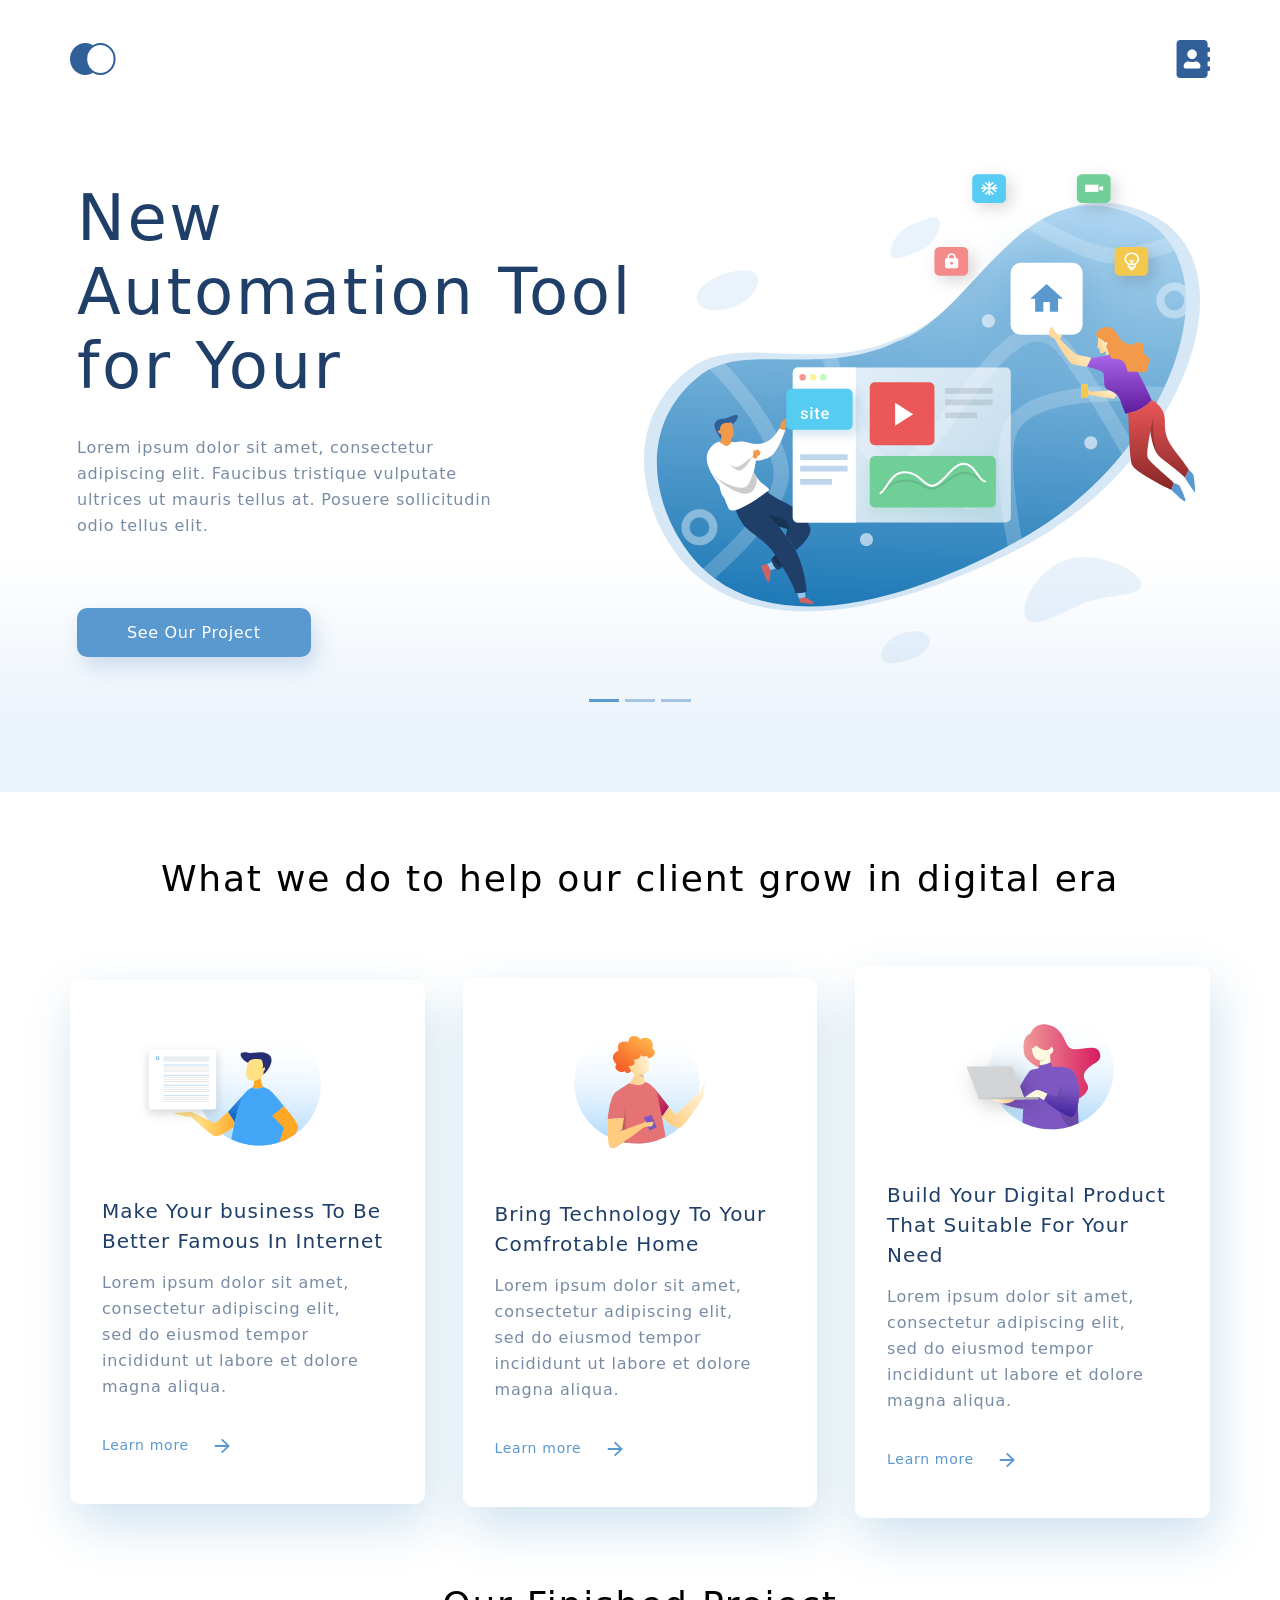
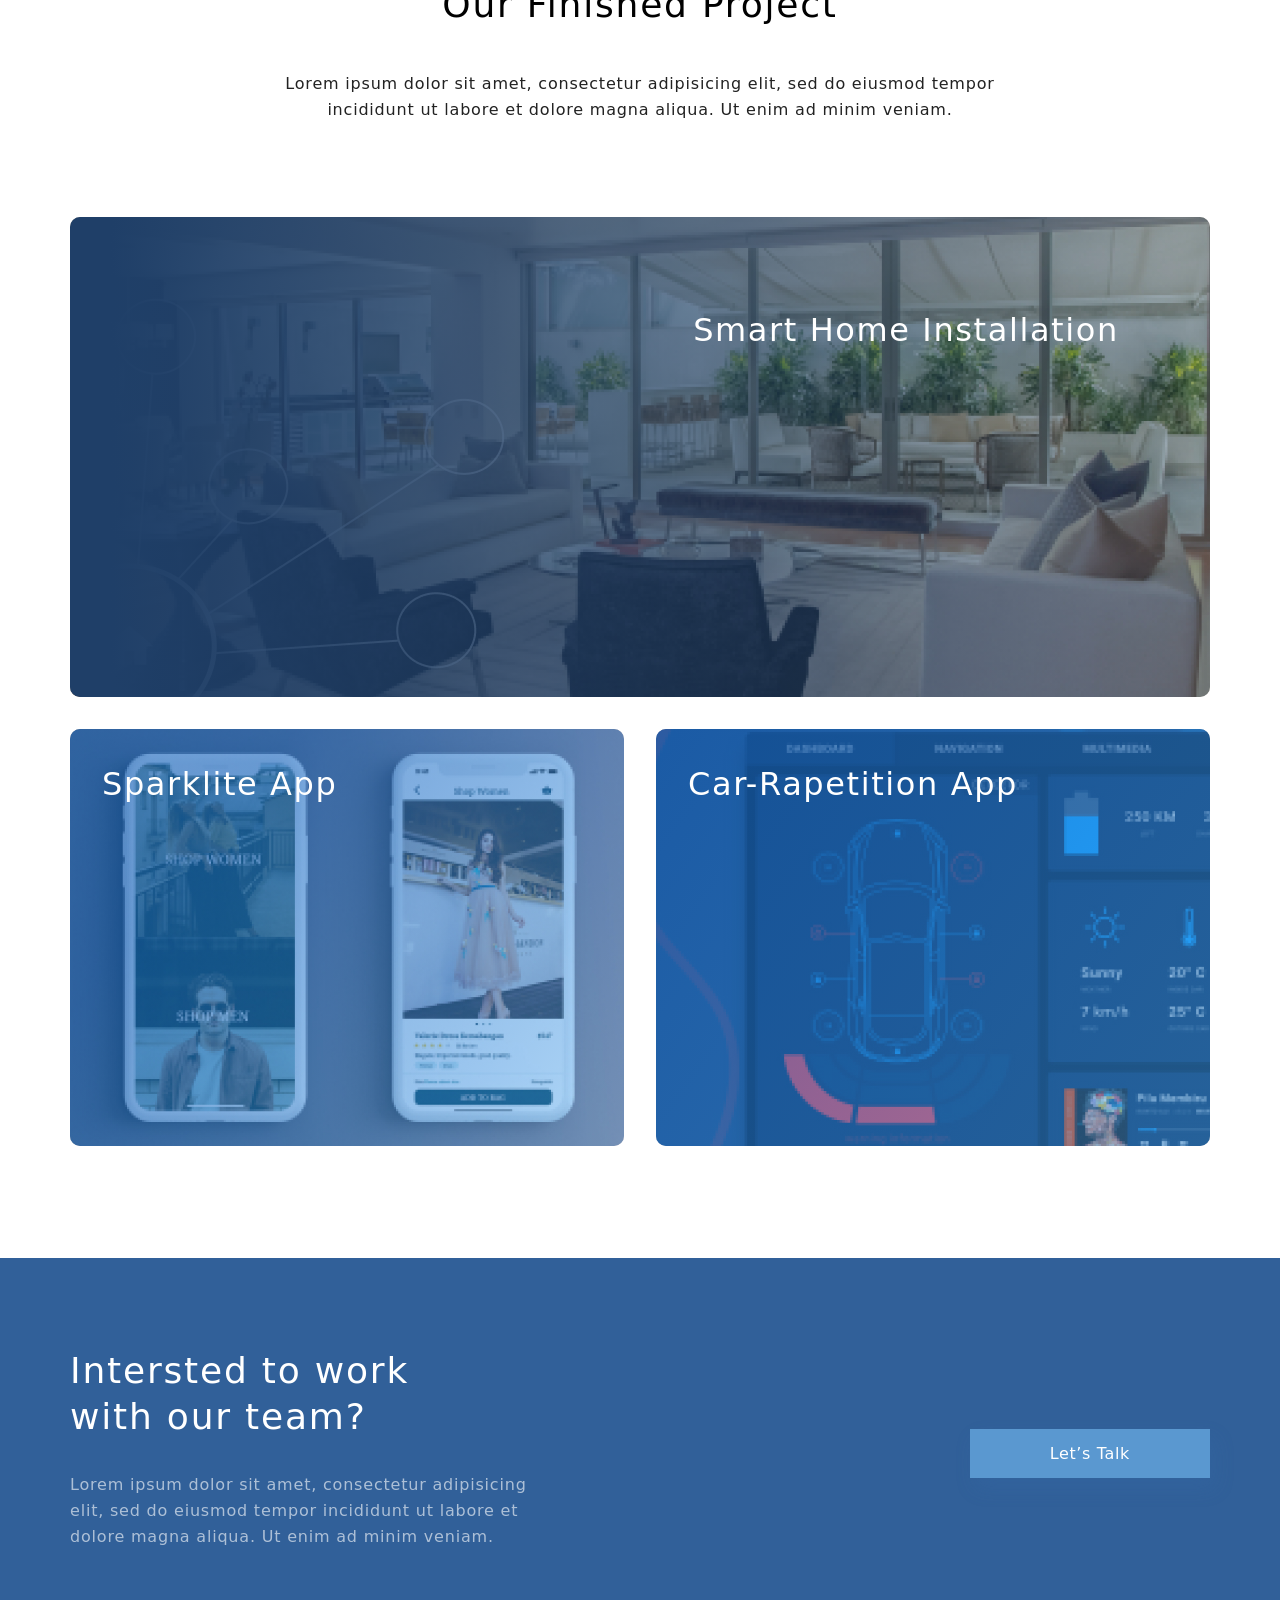
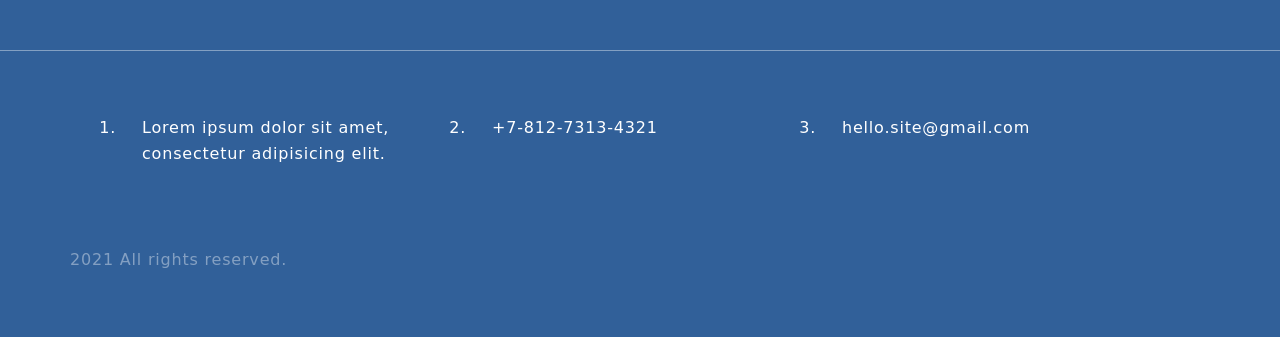
<file: index.html>
<!DOCTYPE html>
<html lang="en">

<head>
    <meta charset="UTF-8">
    <meta http-equiv="X-UA-Compatible" content="IE=edge">
    <meta name="viewport" content="width=device-width, initial-scale=1.0">
    <link rel="stylesheet" href="css/reset.css">
    <link rel="preconnect" href="https://fonts.googleapis.com">
    <link rel="preconnect" href="https://fonts.gstatic.com" crossorigin>
    <link href="https://fonts.googleapis.com/css2?family=Roboto:wght@300;400&display=swap" rel="stylesheet">
    <link rel="stylesheet" href="css/style.css">
    <link href="https://cdn.jsdelivr.net/npm/bootstrap@5.0.2/dist/css/bootstrap.min.css" rel="stylesheet"
        integrity="sha384-EVSTQN3/azprG1Anm3QDgpJLIm9Nao0Yz1ztcQTwFspd3yD65VohhpuuCOmLASjC" crossorigin="anonymous">
    <title>New Tool For You</title>
</head>

<body>

    <header class="top_header">
        <div class="wrapper">
            <nav class="nav">
                <a href="index.html" class="logo"> <img src="img/logo.svg" alt="logo"></a>
                <a href="contact.html" class="contact"> <img src="img/contact.svg" alt="contact"></a>
            </nav>
        </div>
        <main>
            <div id="slider" class="carousel slide" data-ride="carousel">
                <div class="carousel-indicators">
                    <button type="button" data-bs-target="#slider" data-bs-slide-to="0" class="active" aria-current="true"
                        aria-label="Slide 1"></button>
                    <button type="button" data-bs-target="#slider" data-bs-slide-to="1" aria-label="Slide 2"></button>
                    <button type="button" data-bs-target="#slider" data-bs-slide-to="2" aria-label="Slide 3"></button>
                </div>
                <div class="carousel-inner">
                    <div class="carousel-item active">
                        <section class="about d-block w-100">
                            <div class="wrapper">
                                <div class="col_left">
                                    <h1>New Automation Tool for Your </h1>
                                    <p>Lorem ipsum dolor sit amet, consectetur adipiscing elit. Faucibus tristique
                                        vulputate ultrices ut
                                        mauris tellus at. Posuere sollicitudin odio tellus elit.</p>
                                    <a href="#" class="button">See Our Project</a>
                                </div>
                                <div class="col_right">
                                    <div class="thumbnail">
                                        <a href="#"><img src="img/illustration.svg" alt="illustration"></a>
                                    </div>
                                </div>
                            </div>
                        </section>
                    </div>
                    <div class="carousel-item">
                        <section class="about d-block w-100">
                            <div class="wrapper">
                                <div class="col_left">
                                    <h1>Vulputate Ultric es Ut </h1>
                                    <p>Lorem ipsum ds tellus at. Posuerolor sit amet, consectetur adipiscing elit.
                                        Faucibus tristique
                                        vulputate ultrices ut
                                        Posuere sollicitudin tellus elit.</p>
                                    <a href="#" class="button">See Our Project</a>
                                </div>
                                <div class="col_right">
                                    <div class="thumbnail">
                                        <a href="#"><img src="img/illustration2.svg" alt="illustration"></a>
                                    </div>
                                </div>
                            </div>
                        </section>
                    </div>
                    <div class="carousel-item">
                        <section class="about d-block w-100">
                            <div class="wrapper">
                                <div class="col_left">
                                    <h1>Posuere sollicitudi for Your </h1>
                                    <p>Lorem ipsum dolor sit amet, consectetur adipiscing elit. Faucibus tristique
                                        vulputate ultrices ut
                                        e sollicitudin odio tellus elit.</p>
                                    <a href="#" class="button">See Our Project</a>
                                </div>
                                <div class="col_right">
                                    <div class="thumbnail">
                                        <a href="#"><img src="img/illustration3.svg" alt="illustration"></a>
                                    </div>
                                </div>
                            </div>
                        </section>
                    </div>
                </div>
                </button>
            </div>
        </main>

    </header>

    <section class="help">
        <h2 class="box_title">What we do to help our client grow in digital era</h2>
        <section class="help_info wrapper">
            <article class="info_item">
                <div class="thumbnail"><img src="img/info1.svg" alt="icon"></div>
                <h3>Make Your business To Be Better Famous In Internet</h3>
                <p>Lorem ipsum dolor sit amet, consectetur adipiscing elit, sed do eiusmod tempor incididunt ut labore
                    et dolore magna aliqua.</p>
                <a href="#">Learn more <img src="img/arrow.svg" alt="arrow"></a>
            </article>
            <article class="info_item">
                <div class="thumbnail"><img src="img/info2.svg" alt="icon"></div>
                <h3>Bring Technology To Your Comfrotable Home</h3>
                <p>Lorem ipsum dolor sit amet, consectetur adipiscing elit, sed do eiusmod tempor incididunt ut labore
                    et dolore magna aliqua.</p>
                <a href="#">Learn more <img src="img/arrow.svg" alt="arrow"></a>
            </article>
            <article class="info_item">
                <div class="thumbnail"><img src="img/info3.svg" alt="icon"></div>
                <h3>Build Your Digital Product That Suitable For Your Need</h3>
                <p>Lorem ipsum dolor sit amet, consectetur adipiscing elit, sed do eiusmod tempor incididunt ut labore
                    et dolore magna aliqua.</p>
                <a href="#">Learn more <img src="img/arrow.svg" alt="arrow"></a>
            </article>
        </section>
    </section>
    <section class="projects wrapper">
        <h2 class="box_title">Our Finished Project</h2>
        <p class="subtitle">Lorem ipsum dolor sit amet, consectetur adipisicing elit, sed do eiusmod tempor
            incididunt ut labore et dolore magna aliqua. Ut enim ad minim veniam.</p>
        <div class="project_list">
            <div class="main_item">
                <div class="project_item ">
                    <h3 class="project_name">Smart Home Installation</h3>
                    <div class="thumbnail style"><img class="project_img" src="img/project1.jpg" alt="project1"></div>
                </div>
            </div>
            <div class="side_item">
                <div class="project_item">
                    <h3 class="project_name">Sparklite App</h3>
                    <div class="thumbnail style2"><img class="project_img" src="img/project2.jpg" alt="project2"></div>
                </div>
                <div class="project_item">
                    <h3 class="project_name">Car-Rapetition App</h3>
                    <div class="thumbnail style3"><img class="project_img" src="img/project3.jpg" alt="project3"></div>
                </div>
            </div>
        </div>
    </section>

    <footer class="footer">
        <div class="top_footer">
            <div class="wrapper">
                <div class="footer_item interested">
                    <h5>Intersted to work
                        with our team?</h5>
                    <p>Lorem ipsum dolor sit amet, consectetur adipisicing elit, sed do eiusmod tempor incididunt ut
                        labore et dolore magna aliqua. Ut enim ad minim veniam.</p>
                </div>
                <div class="footer_item contact">
                    <a href="#" class="button">Let’s Talk</a>
                </div>
            </div>
        </div>
        <div class="bottom_footer">
            <div class="wrapper">
                <ol class="contact_info">
                    <li>Lorem ipsum dolor sit amet, consectetur adipisicing elit.</li>

                    <li>+7-812-7313-4321</li>

                    <li>hello.site@gmail.com</li>
                </ol>
                <p>2021 All rights reserved.</p>
            </div>
        </div>
    </footer>
    <script src="https://cdn.jsdelivr.net/npm/@popperjs/core@2.9.2/dist/umd/popper.min.js"
        integrity="sha384-IQsoLXl5PILFhosVNubq5LC7Qb9DXgDA9i+tQ8Zj3iwWAwPtgFTxbJ8NT4GN1R8p"
        crossorigin="anonymous"></script>
    <script src="https://cdn.jsdelivr.net/npm/bootstrap@5.0.2/dist/js/bootstrap.min.js"
        integrity="sha384-cVKIPhGWiC2Al4u+LWgxfKTRIcfu0JTxR+EQDz/bgldoEyl4H0zUF0QKbrJ0EcQF"
        crossorigin="anonymous"></script>
</body>

</html>
</file>
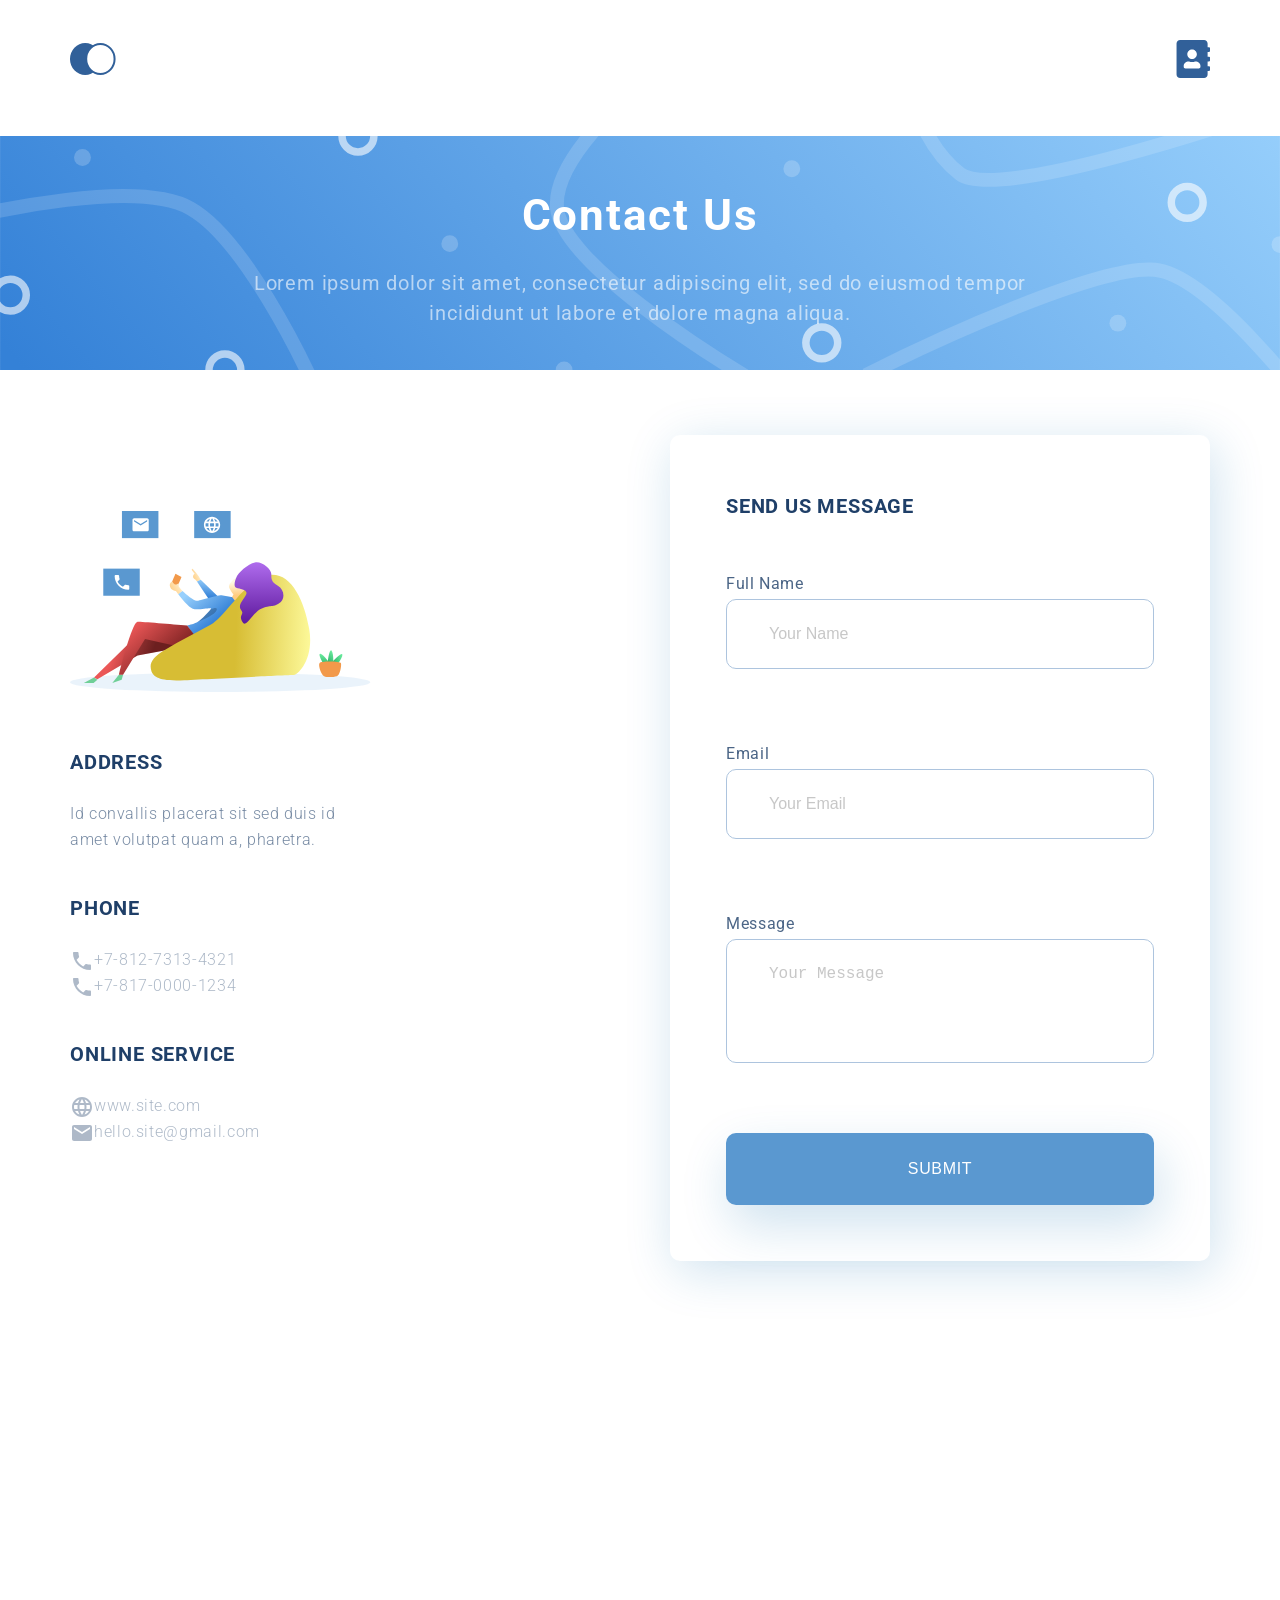
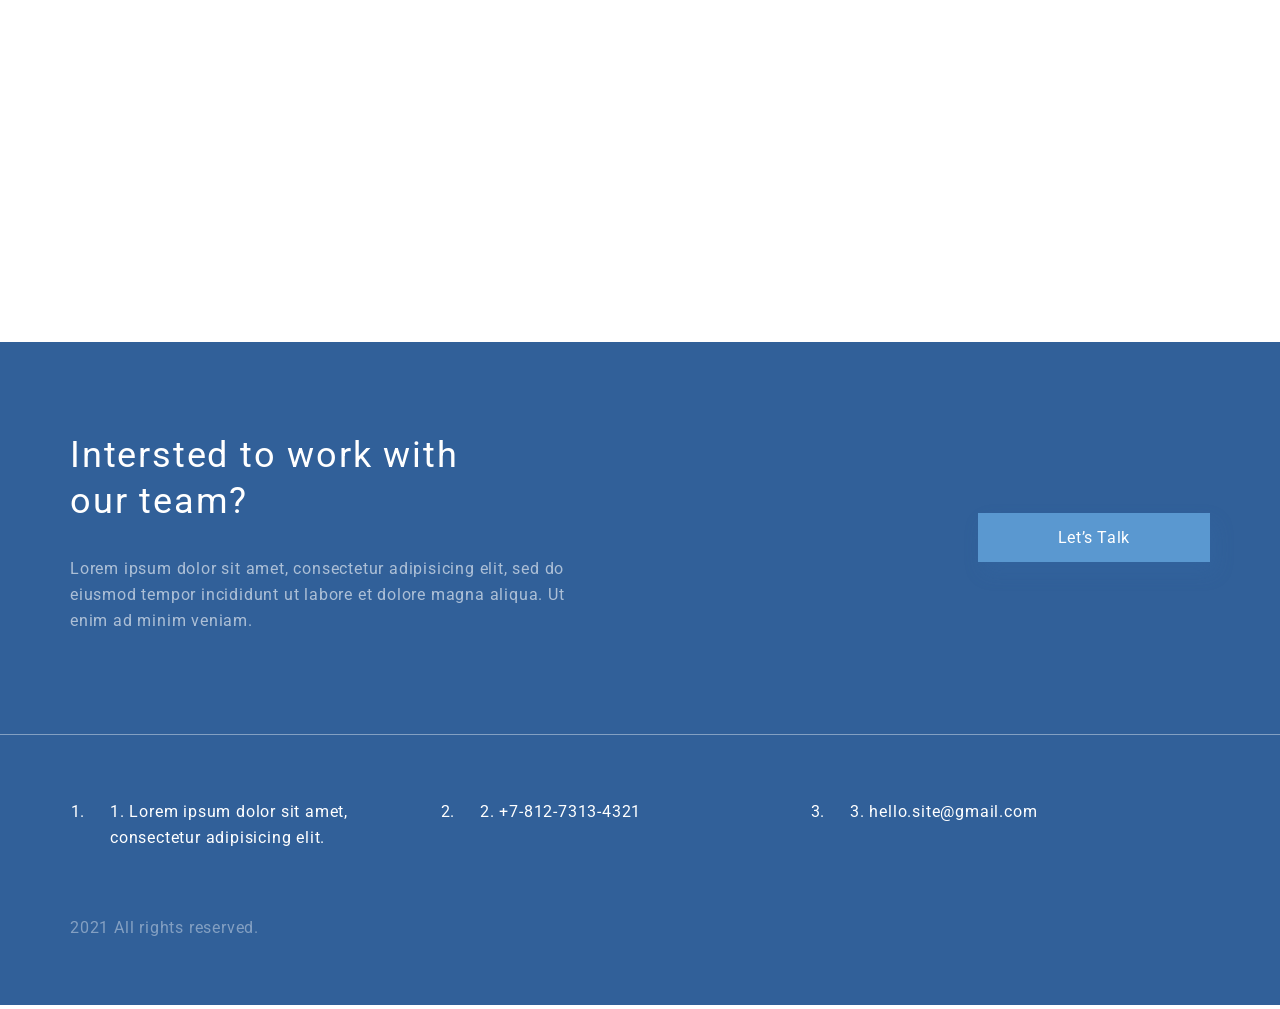
<file: contact.html>
<!DOCTYPE html>
<html lang="en">

<head>
    <meta charset="UTF-8">
    <meta http-equiv="X-UA-Compatible" content="IE=edge">
    <meta name="viewport" content="width=device-width, initial-scale=1.0">
    <meta name="viewport" content="width=device-width, initial-scale=1">
    <link rel="stylesheet" href="css/reset.css">
    <link rel="preconnect" href="https://fonts.googleapis.com">
    <link rel="preconnect" href="https://fonts.gstatic.com" crossorigin>
    <link href="https://fonts.googleapis.com/css2?family=Roboto:wght@300;400&display=swap" rel="stylesheet">
    <link rel="stylesheet" href="css/style.css">
    <title>New Tool For You</title>
</head>

<body>
    <header class="top_header contact_header">
        <div class="wrapper">
            <nav class="nav">
                <a href="index.html" class="logo"> <img src="img/logo.svg" alt="logo"></a>
                <a href="contact.html" class="contact"> <img src="img/contact.svg" alt="contact"></a>
            </nav>
        </div>
        <section class="title">
            <div class="contact_title">
                <h1>Contact Us</h1>
                <p>Lorem ipsum dolor sit amet, consectetur adipiscing elit, sed do eiusmod tempor incididunt ut labore
                    et dolore magna aliqua. </p>
            </div>
        </section>
    </header>

    <section class="message wrapper">
        
        <div class="col_left">
            <div class="thumbnail"><img src="img/address.svg" alt=""></div>
            <div class="contact_item">
                <h3>ADDRESS</h3>
                <address>Id convallis placerat sit sed duis id amet volutpat quam a, pharetra.</address>
            </div>
            <div class="contact_item">
                <h3>PHONE</h3>
                <p><a href="#"> <img src="img/phone.svg" alt="">+7-812-7313-4321</a></p>
                <p><a href="#"> <img src="img/phone.svg" alt="">+7-817-0000-1234</a></p>
            </div>
            <div class="contact_item">
                <h3>ONLINE SERVICE</h3>
                <p><a href="#"> <img src="img/site.svg" alt="">www.site.com</a></p>
                <p><a href="#"> <img src="img/mail.svg" alt="">hello.site@gmail.com</a></p>
            </div>
        </div>

        <div class="col_right">
            <div class="modal wrapper">
                <h3 class="modal_header">SEND US MESSAGE</h3>
                <form class="modal_form ">
                    <div class="form_item">
                        <span class="form_name">Full Name</span>
                        <input type="text" class="form_input" name="name" placeholder="Your Name">
                    </div>
                    <div class="form_item">
                        <span class="form_name">Email</span>
                        <input type="email" class="form_input" name="email" placeholder="Your Email">
                    </div>
                    <div class="form_item">
                        <span class="form_name">Message</span>
                        <textarea name="message" class="form_input" rows="4" cols="30" placeholder="Your Message"></textarea>
                    </div>
                    <div class="form_item ">
                        <input type="submit" class="button" value="SUBMIT">
                    </div>
                </form>
            </div>
        </div>
    </section>
    <section class="map">
        <div class="google_map">
            <iframe src="https://www.google.com/maps/embed?pb=!1m18!1m12!1m3!1d5600.636971403835!2d-75.70198411910103!3d45.42308086430755!2m3!1f0!2f0!3f0!3m2!1i1024!2i768!4f13.1!3m3!1m2!1s0x4cce045503d34711%3A0x10cf2cdea88033d1!2z0JTQsNGD0L3RgtCw0YPQvSwg0J7RgtGC0LDQstCwLCDQntC90YLQsNGA0LjQviwg0JrQsNC90LDQtNCw!5e0!3m2!1sru!2sru!4v1629033818058!5m2!1sru!2sru" width="940" height="480" style="border:0;" allowfullscreen="" loading="lazy"></iframe>
        </div>
    </section>

    <footer class="footer">
        <div class="top_footer">
            <div class="wrapper">
                <div class="footer_item interested">
                    <h5>Intersted to work
                        with our team?</h5>
                    <p>Lorem ipsum dolor sit amet, consectetur adipisicing elit, sed do eiusmod tempor incididunt ut
                        labore et dolore magna aliqua. Ut enim ad minim veniam.</p>
                </div>
                <div class="footer_item contact">
                    <a href="#" class="button">Let’s Talk</a>
                </div>
            </div>
        </div>
        <div class="bottom_footer">
            <div class="wrapper">
                <ol class="contact_info">
                   
                    <li>1.&nbsp;Lorem ipsum dolor sit amet, consectetur adipisicing elit.</li>
                   
                    <li>2.&nbsp;+7-812-7313-4321</li>
                   
                    <li>3.&nbsp;hello.site@gmail.com</li>
                </ol>
                <p>2021 All rights reserved.</p>
            </div>
        </div>

    </footer>


</body>

</html>
</file>
<file: css/style.css>
body {
        font-family: Roboto;
        font-style: normal;
        font-weight: normal;
        font-size: 16px;
        line-height: 26px;
        letter-spacing: 0.05em;
        color: #1F3F68;
    }

    html, body {
        max-width: 100%;
        overflow-x: hidden;
    }

    ol li {
        padding-left: 20px;
    }

    .top_header {
        background: linear-gradient(0deg, #EBF3FB 8.84%, rgba(152, 195, 232, 0) 31.12%);
        padding-bottom: 64px;
    }

    .contact_header {
        padding: 0;
        background: none;
    }

    .wrapper {
        max-width: 1140px;
        width: 100%;
        margin: 0 auto;
    }

    .nav {
        margin-top: 40px;
        display: flex;
        align-items: center;
        justify-content: space-between;
    }

    .about {
        padding-bottom: 93px;
    }

    .about .wrapper {
        display: flex;
        align-items: center;
        justify-content: center;
        margin-top: 86px;
    }

    .wrapper .col_left {
        width: calc(50% - 7px);
    }

    .wrapper .col_right {
        width: calc(50% - 7px);
    }

    .wrapper .col_left h1 {
        font-style: normal;
        font-weight: 300;
        font-size: 64px;
        line-height: 74px;
        letter-spacing: 0.04em;
        color: #1F3F68;
        margin-bottom: 32px;
    }

    .wrapper .col_left p {
        font-size: 16px;
        line-height: 26px;
        letter-spacing: 0.05em;
        color: #1F3F68;
        opacity: 0.6;
        max-width: 425px;
        margin-bottom: 81px;
    }

    .wrapper .col_left .button {
        text-decoration: none;
        background: #5A98D0;
        box-shadow: 5px 10px 20px rgba(53, 110, 173, 0.2);
        border-radius: 10px;
        font-size: 16px;
        line-height: 26px;
        text-align: center;
        letter-spacing: 0.04em;
        color: #FFFFFF;
        padding: 15px 50px;
        transition: all 300ms ease-in-out;
    }

    .button {
        text-decoration: none;
        background: #5A98D0;
        box-shadow: 5px 10px 20px rgba(53, 110, 173, 0.2);
        font-size: 16px;
        line-height: 26px;
        text-align: center;
        letter-spacing: 0.04em;
        color: #FFFFFF;
        padding: 15px 50px;
        transition: all 300ms ease-in-out;
    }

    .button:hover {
        opacity: 0.3;
        transition: all 300ms ease-in-out;
    }

    .box_title {
        font-weight: 300;
        font-size: 36px;
        line-height: 46px;
        text-align: center;
        letter-spacing: 0.05em;
        color: #000000;
        margin-bottom: 64px;
        margin-top: 64px;
    }

    .help .help_info {
        display: flex;
        align-items: center;
        justify-content: space-between;
        margin-bottom: 64px;
    }

    .help_info .info_item {
        text-align: left;
        width: calc(33% - 21.3px);
        background: #FFFFFF;
        box-shadow: 5px 20px 50px rgba(16, 112, 177, 0.2);
        border-radius: 10px;
        padding-bottom: 44px;
    }

    .info_item .thumbnail {
        text-align: center;
        margin-top: 44px;
        margin-bottom: 50px;
    }

    .thumbnail a img {
        width: 100%;
        height: auto;
    }

    .help_info .info_item:first-child .thumbnail {
        margin-right: 35px;
    }

    .help_info .info_item h3 {
        font-weight: normal;
        font-size: 20px;
        line-height: 30px;
        letter-spacing: 0.05em;
        color: #1F3F68;
        max-width: 283px;
        margin-left: 32px;
        margin-bottom: 14px;
    }

    .help_info .info_item p {
        font-size: 16px;
        line-height: 26px;
        letter-spacing: 0.05em;
        color: #1F3F68;
        opacity: 0.6;
        margin-left: 32px;
        max-width: 267px;
        margin-bottom: 30px;
    }

    .help_info .info_item a {
        margin-left: 32px;
        font-size: 14px;
        line-height: 30px;
        letter-spacing: 0.05em;
        color: #5A98D0;
        text-decoration: none;
    }

    .help_info .info_item a img {
        margin-left: 20px;
    }

    .help_info .info_item a:hover {
        opacity: 0.3;
        transition: all 300ms ease-in-out;
    }

    .projects .box_title {
        margin-bottom: 43px;
    }

    .projects .subtitle {
        font-weight: normal;
        font-size: 16px;
        line-height: 26px;
        text-align: center;
        letter-spacing: 0.05em;
        color: #222222;
        width: 740px;
        margin: 0 auto;
        margin-bottom: 62px;
    }

    .projects .project_list {
        display: flex;
        align-items: center;
        justify-content: space-between;
        flex-wrap: wrap;
        margin-bottom: 112px;
    }

    .main_item .project_item {
        position: relative;
    }

    .main_item .project_item .project_name {
        position: absolute;
        right: 8%;
        top: 12%;
    }

    .side_item {
        display: flex;
        align-items: center;
        justify-content: space-between;
        width: 100%;
    }

    .side_item .project_item {
        width: calc(50% - 16px);
        position: relative;
    }

    .project_item:hover .style::after {
        opacity: 0;
        transition: all 300ms ease-in-out;
    }

    .project_item:hover .style2::after {
        opacity: 0;
        transition: all 300ms ease-in-out;
    }

    .project_item:hover .style3::after {
        opacity: 0;
        transition: all 300ms ease-in-out;
    }

    .style {
        position: relative;
    }

    .style::after {
        content: "";
        width: 100%;
        height: 100%;
        position: absolute;
        bottom: 0;
        left: 0;
        z-index: 8;
        position: absolute;
        background: linear-gradient(89.99deg, #1F3F68 3.62%, rgba(31, 63, 104, 0.37) 97.78%);
        border-radius: 10px;
    }

    .style2 {
        position: relative;
    }

    .style2::after {
        content: "";
        width: 100%;
        height: 100%;
        position: absolute;
        bottom: 0;
        left: 0;
        z-index: 8;
        position: absolute;
        background: linear-gradient(308.85deg, rgba(66, 165, 245, 0.4) -1.71%, rgba(21, 101, 192, 0.6) 74.54%);
        border-radius: 10px;
    }

    .style3 {
        position: relative;
    }

    .style3::after {
        content: "";
        width: 100%;
        height: 100%;
        position: absolute;
        bottom: 0;
        left: 0;
        z-index: 8;
        position: absolute;
        background: linear-gradient(306.48deg, rgba(66, 165, 245, 0.4) 0%, rgba(21, 101, 192, 0.6) 97.81%);
        border-radius: 10px;
    }

    .project_img {
        background: #E8E8E8;
        border-radius: 10px;
        width: 100%;
        height: auto;
    }

    .project_name {
        font-size: 32px;
        line-height: 46px;
        text-align: right;
        letter-spacing: 0.05em;
        color: #FFFFFF;
        position: absolute;
        z-index: 9;
        margin-top: 32px;
        margin-left: 32px;
    }

    .project_item {
        margin-top: 32px;
    }

    .footer {
        background: #316099;
    }

    .footer .top_footer {
        border-bottom: 1px solid rgb(255, 255, 255, .4)
    }

    .footer .top_footer .wrapper {
        display: flex;
        align-items: center;
        justify-content: space-between;
    }

    .top_footer .wrapper .interested {
        max-width: 495px;
        margin-top: 90px;
    }

    .top_footer .wrapper .interested h5 {
        font-size: 36px;
        line-height: 46px;
        letter-spacing: 0.05em;
        color: #FFFFFF;
        max-width: 390px;
        margin-bottom: 32px;
    }

    .top_footer .wrapper .interested p {
        font-size: 16px;
        line-height: 26px;
        letter-spacing: 0.05em;
        color: #FFFFFF;
        opacity: 0.6;
        margin-bottom: 100px;
    }

    .top_footer .wrapper .contact .button {
        padding: 15px 80px;
    }

    .top_footer .wrapper .contact .button:hover {
        opacity: 0.6;
    }

    .wrapper .contact_info {
        display: flex;
        align-items: flex-start;
        justify-content: flex-start;
        font-size: 16px;
        line-height: 26px;
        letter-spacing: 0.05em;
        color: #FFFFFF;
        text-align: left;
        margin-top: 64px;
    }

    .wrapper .contact_info li {
        max-width: 300px;
        width: 100%;
        margin-right: 50px;
        margin-bottom: 64px;
    }

    .wrapper .contact_info .number {
        margin-right: 20px;
        font-weight: bold;
        font-size: 16px;
        line-height: 26px;
        letter-spacing: 0.05em;
        color: #FFFFFF;
    }

    .bottom_footer .wrapper p {
        font-size: 16px;
        line-height: 26px;
        letter-spacing: 0.05em;
        color: #FFFFFF;
        opacity: 0.4;
        padding-bottom: 64px;
    }

    .title .contact_title {
        background: url(/img/title_bg.svg) center center no-repeat;
        background-size: 100%;
        height: 250px;
        margin-top: 50px;
        text-align: center;
    }

    .title .contact_title h1 {
        font-weight: bold;
        font-size: 44px;
        line-height: 74px;
        letter-spacing: 0.04em;
        color: #FFFFFF;
        padding-top: 50px;
        margin-bottom: 16px;
    }

    .title .contact_title p {
        font-weight: normal;
        font-size: 20px;
        line-height: 30px;
        letter-spacing: 0.04em;
        color: rgba(255, 255, 255, 0.6);
        padding-bottom: 50px;
        max-width: 780px;
        margin: 0 auto;
    }

    .message {
        display: flex;
        align-items: center;
        justify-content: space-between;
        flex-wrap: wrap;
        margin-bottom: 100px;
        margin-top: 57px;
    }

    .message .col_left {
        max-width: 300px;
        height: auto;
        text-align: left;
    }

    .message .col_left h3 {
        font-style: normal;
        font-weight: bold;
        font-size: 20px;
        line-height: 30px;
        letter-spacing: 0.04em;
        color: #1F3F68;
        margin-bottom: 24px;
    }

    .message .col_left .thumbnail {
        margin-bottom: 55px;
    }

    .message .col_left p {
        margin-bottom: 0;
    }

    .message.col_left .contact_item p, .contact_item a, .contact_item address {
        text-decoration: none;
        font-family: Roboto;
        font-style: normal;
        font-weight: 300;
        font-size: 16px;
        line-height: 26px;
        letter-spacing: 0.04em;
        color: #1F3F68;
        opacity: 0.6;
    }

    .message .col_left .contact_item {
        margin-bottom: 40px;
    }

    .message .col_right {
        background: #FFFFFF;
        box-shadow: 5px 10px 50px rgba(16, 112, 177, 0.2);
        border-radius: 10px;
        max-width: 540px;
        height: auto;
    }

    .col_right .wrapper {
        max-width: 428px;
        width: 100%;
        margin: 0 auto;
    }

    .col_right .modal .modal_header {
        font-weight: bold;
        font-size: 20px;
        line-height: 30px;
        letter-spacing: 0.04em;
        color: #1F3F68;
        margin-top: 56px;
        margin-bottom: 48px;
    }

    .modal_form {
        padding-bottom: 56px;
    }

    .modal_form .form_item {
        display: flex;
        flex-direction: column;
    }

    .modal_form .form_item textarea {
        resize: none;
    }

    .modal_form .form_item .form_name {
        font-weight: normal;
        font-size: 16px;
        line-height: 30px;
        letter-spacing: 0.04em;
        color: #1F3F68;
        opacity: 0.8;
    }

    .form_item .form_input {
        opacity: 0.4;
        border: 1px solid #356EAD;
        box-sizing: border-box;
        border-radius: 10px;
        padding: 25px 0px 25px 42px;
        margin-bottom: 70px;
        transition: all 300ms ease-in-out;
    }

    .form_item .form_input:focus {
        opacity: 0.8;
        border: 1px solid #1F3F68;
        transition: all 300ms ease-in-out;
    }

    .modal_form .form_item .button {
        background: #5A98D0;
        box-shadow: 5px 20px 50px rgba(16, 112, 177, 0.2);
        border-radius: 10px;
        border: 0;
        padding-top: 23px;
        padding-bottom: 23px;
    }

    .map .google_map {
        text-align: center;
        margin-bottom: 93px;
        width: 100%;
        height: auto;
    }
    .carousel-indicators [data-bs-target] {
        background-color: #5A98D0 !important; 
    }
    .carousel-item {
        height: 650px;
    }
   

    @media only screen and (max-width: 1366px) {
        .wrapper {
            width: 96%;
        }
    }

    @media only screen and (max-width: 768px) {
        .wrapper {
            width: 94%;
        }
        .about .wrapper {
            align-items: flex-end;
        }
        .wrapper .col_right {
            width: calc(40% - 7px);
        }
        .wrapper .col_left {
            width: calc(70% - 7px);
        }
        .help .help_info {
            display: block;
        }
        .help .help_info .info_item {
            margin: 0 auto;
            max-width: 335px;
            width: 100%;
        }
        .project_item .project_name {
            font-size: 22px;
        }
        .footer .wrapper {
            width: 67%;
        }
        .top_footer .wrapper .contact .button {
            white-space: nowrap;
        }
        .top_footer .wrapper .interested {
            max-width: 335px;
        }
        .top_footer .wrapper .contact .button {
            padding: 7px 30px;
        }
        .wrapper .contact_info {
            display: inline-block;
        }
        .wrapper .contact_info li {
            max-width: 100%;
            margin-bottom: 25px;
        }
        .title .contact_title {
            background-size: auto;
            height: auto;
        }
        .message {
            display: inline-block;
            text-align: center;
        }
        .message .col_left, .message .col_right {
            margin: 0 auto;
            width: 100%;
        }
        .message {
            display: flex;
            margin-bottom: 32px;
        }
        .message .col_right .modal {
            width: 90%;
        }
        .google_map {
            margin-bottom: 0;
        }
        .projects .subtitle {
            width: 100%;
        }
        .wrapper .col_left h1 {
            font-size: 50px;
        }
        .carousel-indicators {
            margin-bottom: -2rem !important;
        }
        .carousel-item {
            height: 550px;
        }
    }

    @media only screen and (max-width: 414px) {
        .wrapper {
            width: 90%;
        }
        .about {
            padding-bottom: 0;
        }
        .about .wrapper {
            display: block;
        }
        .wrapper .col_left h1 {
            max-width: 300px;
            font-weight: 300;
            font-size: 32px;
            line-height: 37px;
            text-align: center;
            letter-spacing: 0.04em;
            color: #1F3F68;
            margin: 0 auto;
            margin-bottom: 12px;
        }
        .wrapper .col_left {
            width: 100%;
            text-align: center;
        }
        .about .wrapper .col_right {
            display: none;
        }
        .help .box_title {
            font-size: 24px;
            line-height: 28px;
            margin-bottom: 0;
        }
        .projects .box_title {
            font-size: 24px;
            line-height: 28px;
            margin-bottom: 32px;
        }
        .side_item {
            display: block;
        }
        .side_item .project_item {
            width: 100%;
        }
        .project_item .project_name {
            font-size: 16px;
            line-height: 19px;
        }
        .main_item .project_item .project_name {
            top: 0;
        }
        .project_name {
            margin-top: 16px;
            margin-left: 26px;
        }
        .footer .top_footer .wrapper {
            display: block;
            text-align: center;
        }
        .footer .top_footer .wrapper, .bottom_footer .wrapper {
            display: block;
            width: 90%;
        }
        .top_footer .wrapper .interested h5 {
            padding-top: 18px;
        }
        .top_footer .wrapper .interested p {
            margin-bottom: 40px;
        }
        .wrapper .footer_item {
            margin-bottom: 40px;
        }
        .bottom_footer .wrapper p {
            text-align: center;
            padding-bottom: 32px;
        }
        .title .contact_title h1 {
            font-size: 24px;
            line-height: 28px;
            text-align: center;
            letter-spacing: 0.04em;
        }
        .title .contact_title p {
            font-size: 16px;
            line-height: 30px;
        }
        .message {
            display: flex;
            margin-bottom: 32px;
        }
        .message .col_right .modal {
            width: 90%;
        }
        .google_map {
            margin-bottom: 0;
        }
        .carousel-inner {
            overflow: visible !important;
        }
        .carousel-indicators {
            margin-bottom: -3rem !important;
        }
        .carousel-item {
            height: 453px;
        }
    }
</file>
